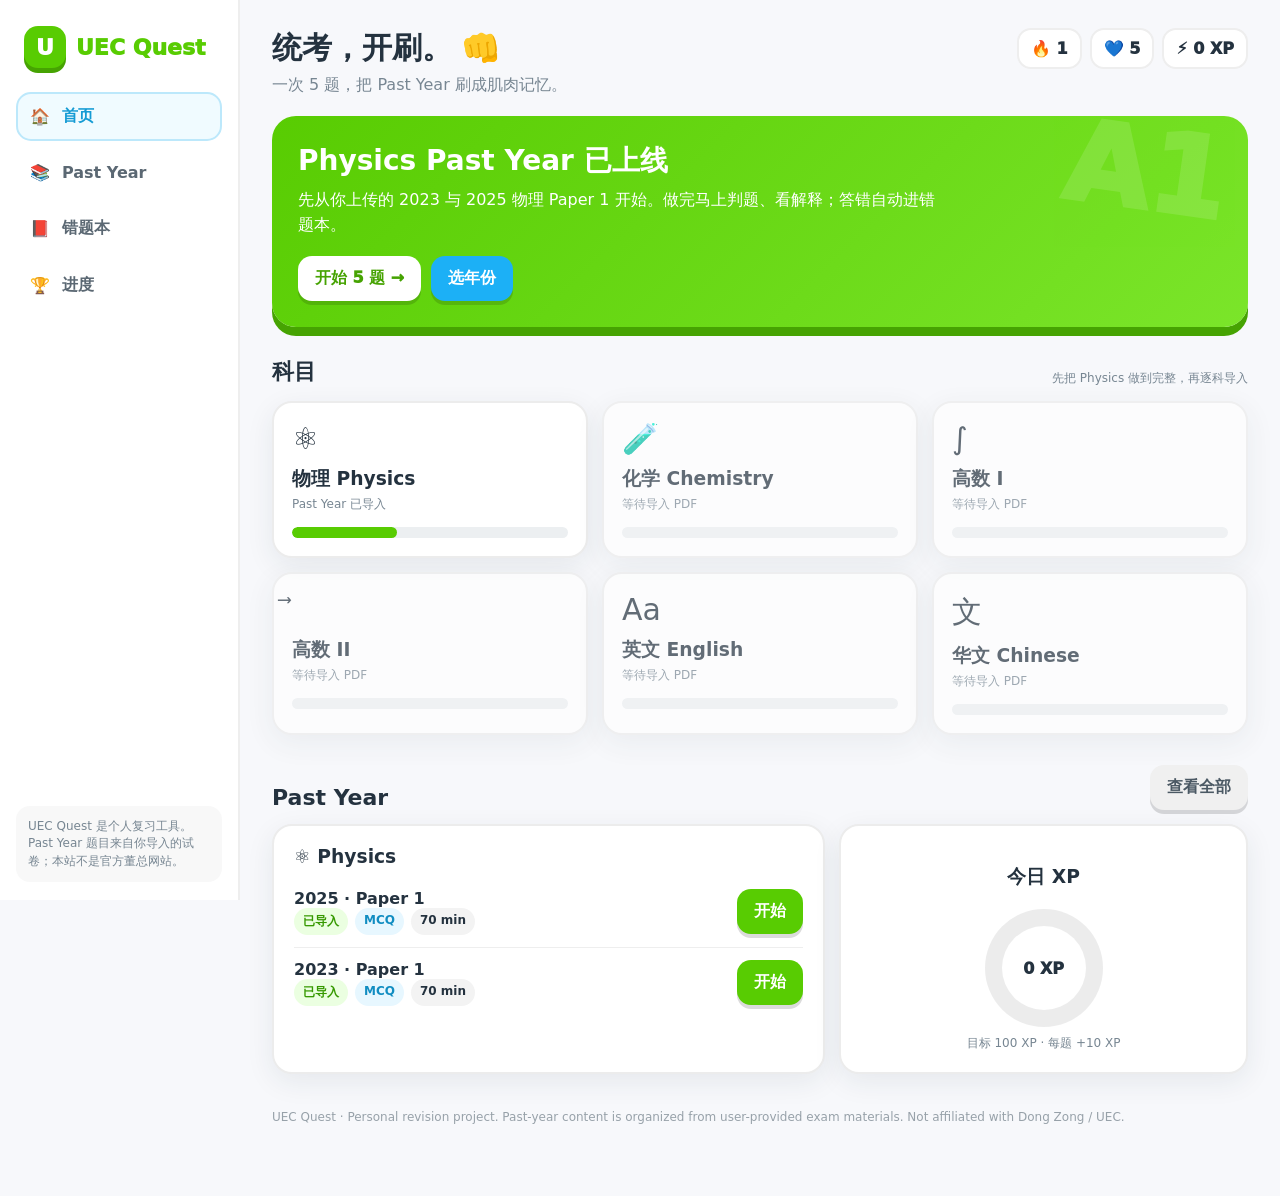
<file: uec-quest-site/index.html>
<!doctype html>
<html lang="zh-Hans">
<head>
  <meta charset="utf-8" />
  <meta name="viewport" content="width=device-width,initial-scale=1,viewport-fit=cover" />
  <meta name="theme-color" content="#58cc02" />
  <title>UEC Quest — 统考刷题闯关</title>
  <meta name="description" content="Duolingo-style UEC revision with Past Year physics questions, XP, streaks, hearts, mistakes and instant explanations." />
  <style>
    :root{
      --green:#58cc02;--green-dark:#46a302;--blue:#1cb0f6;--purple:#ce82ff;--orange:#ff9600;--red:#ff4b4b;
      --ink:#24323f;--muted:#778692;--line:#e5e5e5;--bg:#f7f8fb;--card:#fff;--shadow:0 8px 28px rgba(30,50,70,.08)
    }
    *{box-sizing:border-box} html{scroll-behavior:smooth}
    body{margin:0;font-family:ui-rounded,"SF Pro Rounded","Nunito","Segoe UI",system-ui,-apple-system,sans-serif;color:var(--ink);background:var(--bg)}
    button{font:inherit} button:focus-visible{outline:3px solid rgba(28,176,246,.25);outline-offset:2px}
    .app{min-height:100vh;display:grid;grid-template-columns:240px 1fr}
    aside{background:#fff;border-right:2px solid #eee;padding:22px 16px;position:sticky;top:0;height:100vh;z-index:5}
    .brand{display:flex;align-items:center;gap:10px;font-size:22px;font-weight:1000;color:var(--green);padding:4px 8px 24px}
    .mascot{width:42px;height:42px;border-radius:14px;background:var(--green);color:#fff;display:grid;place-items:center;box-shadow:0 5px 0 var(--green-dark);font-weight:1000}
    nav{display:grid;gap:8px}.nav-btn{display:flex;align-items:center;gap:12px;width:100%;border:2px solid transparent;background:transparent;padding:12px;border-radius:15px;font-weight:900;color:#5b6873;cursor:pointer;text-align:left}.nav-btn:hover,.nav-btn.active{background:#f0fbff;border-color:#bce8fb;color:#149bd4}
    .aside-foot{position:absolute;bottom:18px;left:16px;right:16px;padding:12px;border-radius:14px;background:#f8f8f8;color:var(--muted);font-size:12px;line-height:1.45}
    main{width:min(1120px,100%);margin:0 auto;padding:28px 32px 70px}
    .topbar{display:flex;align-items:flex-start;justify-content:space-between;gap:16px;margin-bottom:20px}.topbar h1{margin:0;font-size:30px}.sub{color:var(--muted);margin-top:6px}.stats{display:flex;gap:8px;flex-wrap:wrap}.stat{background:#fff;border:2px solid #eee;border-radius:14px;padding:9px 12px;font-weight:1000;white-space:nowrap}
    .hero{background:linear-gradient(135deg,#58cc02,#7be52a);border-radius:24px;padding:26px;color:white;position:relative;overflow:hidden;box-shadow:0 9px 0 #46a302}.hero:after{content:"A1";position:absolute;right:22px;top:-8px;font-size:110px;font-weight:1000;opacity:.12;transform:rotate(8deg)}.hero h2{font-size:28px;margin:0 0 8px}.hero p{max-width:640px;line-height:1.55;margin:0}.hero-actions{display:flex;gap:10px;flex-wrap:wrap;margin-top:18px}
    .btn{border:0;border-radius:14px;padding:12px 17px;font-weight:1000;cursor:pointer;box-shadow:0 4px 0 rgba(0,0,0,.14);transition:.12s transform,.12s box-shadow}.btn:active{transform:translateY(3px);box-shadow:0 1px 0 rgba(0,0,0,.14)}.btn.white{background:white;color:var(--green-dark)}.btn.green{background:var(--green);color:white}.btn.blue{background:var(--blue);color:white}.btn.soft{background:#f0f0f0;color:#4b5964}.btn.danger{background:#fff1f1;color:var(--red);box-shadow:none}.btn:disabled{opacity:.45;cursor:not-allowed}
    .section{margin-top:30px}.section-head{display:flex;justify-content:space-between;align-items:end;gap:12px;margin-bottom:14px}.section h2{margin:0;font-size:22px}
    .grid{display:grid;grid-template-columns:repeat(3,minmax(0,1fr));gap:14px}.card{background:white;border:2px solid #ececec;border-radius:20px;box-shadow:var(--shadow)}
    .subject{padding:18px;cursor:pointer;transition:.16s transform,.16s border-color}.subject:hover{transform:translateY(-3px);border-color:#cfeeb9}.subject.locked{opacity:.7}.subject-icon{font-size:30px}.subject h3{margin:10px 0 4px}.tiny{font-size:12px;color:var(--muted)}
    .progress{height:11px;background:#eceff1;border-radius:99px;overflow:hidden}.progress>div{height:100%;background:var(--green);border-radius:99px}
    .past-grid{display:grid;grid-template-columns:1.15fr .85fr;gap:14px}.year-card{padding:20px}.year-card h3{margin:0 0 10px}.year-row{display:flex;gap:10px;align-items:center;justify-content:space-between;padding:12px 0;border-top:1px solid #eee}.year-row:first-of-type{border-top:0}.year-meta{display:flex;gap:7px;flex-wrap:wrap}.chip{font-size:12px;font-weight:900;background:#f3f3f3;border-radius:999px;padding:5px 9px}.chip.live{background:#ebffe1;color:#369900}.chip.blue{background:#e7f7ff;color:#118dc2}
    .goal-card{padding:20px}.ring{width:118px;height:118px;border-radius:50%;background:conic-gradient(var(--green) 0%,#ececec 0);display:grid;place-items:center;margin:8px auto;position:relative}.ring:after{content:"";position:absolute;width:84px;height:84px;border-radius:50%;background:#fff}.ring span{position:relative;z-index:1;font-weight:1000}.goal-card{text-align:center}
    .view{display:none}.view.active{display:block}
    .quiz-shell{max-width:820px;margin:0 auto}.quiz-header{display:flex;gap:12px;align-items:center;margin-bottom:16px}.quiz-header .progress{flex:1}.quiz-card{padding:28px}.source-line{display:flex;align-items:center;justify-content:space-between;gap:12px;flex-wrap:wrap}.question{font-size:24px;line-height:1.5;margin:18px 0}.option-list{display:grid;gap:12px}.option{width:100%;text-align:left;border:2px solid #dedede;border-bottom-width:4px;background:#fff;border-radius:16px;padding:14px 16px;font-weight:850;cursor:pointer;color:var(--ink)}.option:hover{background:#fbfbfb}.option.selected{border-color:var(--blue);background:#eaf8ff;color:#087fae}.option.correct{border-color:var(--green);background:#edffe3;color:#2f8500}.option.wrong{border-color:var(--red);background:#fff0f0;color:#b93030}.feedback{display:none;margin-top:16px;padding:16px;border-radius:15px;line-height:1.55}.feedback.show{display:block}.feedback.good{background:#ecffe3;color:#327d0c}.feedback.bad{background:#fff0f0;color:#a52c2c}.quiz-actions{display:flex;justify-content:space-between;align-items:center;gap:10px;margin-top:18px}.keyboard{font-size:12px;color:var(--muted)}
    .browse-toolbar{display:flex;gap:10px;flex-wrap:wrap;margin:16px 0}.filter{border:2px solid #e5e5e5;border-radius:12px;padding:10px 12px;background:#fff;font-weight:800}.question-list{display:grid;gap:12px}.q-row{padding:16px 18px;display:grid;grid-template-columns:auto 1fr auto;gap:14px;align-items:center}.q-number{width:38px;height:38px;border-radius:12px;background:#f2f2f2;display:grid;place-items:center;font-weight:1000}.q-row h4{margin:0 0 4px}.q-row button{border:0;background:#e7f7ff;color:#118dc2;border-radius:10px;padding:8px 10px;font-weight:900;cursor:pointer}
    .mistake-list{display:grid;gap:12px}.mistake{padding:16px}.mistake b{display:block;margin:8px 0}.empty{padding:28px;text-align:center;color:var(--muted)}
    .toast{position:fixed;bottom:24px;right:24px;background:#26343f;color:#fff;padding:12px 16px;border-radius:14px;opacity:0;transform:translateY(12px);pointer-events:none;transition:.2s;z-index:30}.toast.show{opacity:1;transform:none}
    footer{margin-top:34px;color:#97a1a9;font-size:12px;line-height:1.5}
    @media(max-width:900px){.app{grid-template-columns:1fr}aside{height:auto;position:sticky;padding:10px 12px;border-right:0;border-bottom:2px solid #eee}.brand{display:none}nav{grid-template-columns:repeat(4,1fr)}.nav-btn{justify-content:center;padding:9px 6px;font-size:12px}.nav-btn span.label{display:none}.aside-foot{display:none}main{padding:20px 14px 80px}.grid{grid-template-columns:repeat(2,1fr)}.past-grid{grid-template-columns:1fr}.topbar{flex-direction:column}.question{font-size:21px}}
    @media(max-width:540px){.grid{grid-template-columns:1fr}.hero{padding:22px}.hero h2{font-size:24px}.topbar h1{font-size:26px}.quiz-card{padding:20px}.q-row{grid-template-columns:auto 1fr}.q-row button{grid-column:2}.keyboard{display:none}.nav-btn{font-size:18px}.stats{width:100%;justify-content:space-between}.stat{font-size:13px}}
  </style>
</head>
<body>
<div class="app">
  <aside>
    <div class="brand"><div class="mascot">U</div>UEC Quest</div>
    <nav>
      <button class="nav-btn active" data-view="home">🏠 <span class="label">首页</span></button>
      <button class="nav-btn" data-view="past">📚 <span class="label">Past Year</span></button>
      <button class="nav-btn" data-view="mistakes">📕 <span class="label">错题本</span></button>
      <button class="nav-btn" data-view="statsView">🏆 <span class="label">进度</span></button>
    </nav>
    <div class="aside-foot">UEC Quest 是个人复习工具。Past Year 题目来自你导入的试卷；本站不是官方董总网站。</div>
  </aside>

  <main>
    <section id="home" class="view active">
      <div class="topbar">
        <div><h1>统考，开刷。 👊</h1><div class="sub">一次 5 题，把 Past Year 刷成肌肉记忆。</div></div>
        <div class="stats"><div class="stat">🔥 <span id="streak">1</span></div><div class="stat">💙 <span id="hearts">5</span></div><div class="stat">⚡ <span id="xp">0</span> XP</div></div>
      </div>

      <div class="hero">
        <h2>Physics Past Year 已上线</h2>
        <p>先从你上传的 2023 与 2025 物理 Paper 1 开始。做完马上判题、看解释；答错自动进错题本。</p>
        <div class="hero-actions"><button class="btn white" onclick="startQuickPractice()">开始 5 题 →</button><button class="btn blue" onclick="switchView('past')">选年份</button></div>
      </div>

      <div class="section"><div class="section-head"><h2>科目</h2><span class="tiny">先把 Physics 做到完整，再逐科导入</span></div><div class="grid" id="subjects"></div></div>

      <div class="section"><div class="section-head"><h2>Past Year</h2><button class="btn soft" onclick="switchView('past')">查看全部</button></div>
        <div class="past-grid">
          <div class="card year-card">
            <h3>⚛️ Physics</h3>
            <div class="year-row"><div><b>2025 · Paper 1</b><div class="year-meta"><span class="chip live">已导入</span><span class="chip blue">MCQ</span><span class="chip">70 min</span></div></div><button class="btn green" onclick="startPaper(2025)">开始</button></div>
            <div class="year-row"><div><b>2023 · Paper 1</b><div class="year-meta"><span class="chip live">已导入</span><span class="chip blue">MCQ</span><span class="chip">70 min</span></div></div><button class="btn green" onclick="startPaper(2023)">开始</button></div>
          </div>
          <div class="card goal-card"><h3>今日 XP</h3><div class="ring" id="ring"><span id="ringXp">0 XP</span></div><div class="tiny">目标 100 XP · 每题 +10 XP</div></div>
        </div>
      </div>
    </section>

    <section id="past" class="view">
      <div class="topbar"><div><h1>Past Year 题库</h1><div class="sub">Physics · 目前已导入 2023 / 2025 Paper 1 精选题</div></div><button class="btn soft" onclick="switchView('home')">← 首页</button></div>
      <div class="card" style="padding:20px">
        <div class="browse-toolbar"><select class="filter" id="yearFilter" onchange="renderQuestionBrowser()"><option value="all">全部年份</option><option value="2025">2025</option><option value="2023">2023</option></select><select class="filter" id="topicFilter" onchange="renderQuestionBrowser()"><option value="all">全部主题</option></select><button class="btn green" onclick="startQuickPractice()">随机 5 题</button></div>
        <div id="questionBrowser" class="question-list"></div>
      </div>
    </section>

    <section id="quiz" class="view">
      <div class="quiz-shell">
        <div class="quiz-header"><button class="btn soft" onclick="exitQuiz()">✕</button><div class="progress"><div id="quizProgress" style="width:0%"></div></div><b>💙 <span id="quizHearts">5</span></b></div>
        <div class="card quiz-card">
          <div class="source-line"><span class="chip blue" id="sourceChip">2025 · Q1</span><span class="tiny" id="qCount">1 / 5</span></div>
          <div class="question" id="questionText"></div>
          <div class="option-list" id="options"></div>
          <div class="feedback" id="feedback"><b id="feedbackTitle"></b><div id="explanation" style="margin-top:6px"></div></div>
          <div class="quiz-actions"><span class="keyboard">按 1–4 选答案 · Enter 检查 / 下一题</span><div><button id="checkBtn" class="btn green" disabled onclick="checkAnswer()">检查</button><button id="nextBtn" class="btn blue" style="display:none" onclick="nextQuestion()">下一题</button></div></div>
        </div>
      </div>
    </section>

    <section id="mistakes" class="view">
      <div class="topbar"><div><h1>错题本</h1><div class="sub">答错的题自动收进来，直到你真的会。</div></div><button class="btn danger" onclick="clearMistakes()">清空</button></div>
      <div id="mistakeList" class="mistake-list"></div>
    </section>

    <section id="statsView" class="view">
      <div class="topbar"><div><h1>学习进度</h1><div class="sub">数据保存在你的浏览器里。</div></div></div>
      <div class="grid">
        <div class="card" style="padding:22px"><div class="tiny">总 XP</div><div style="font-size:42px;font-weight:1000" id="bigXp">0</div></div>
        <div class="card" style="padding:22px"><div class="tiny">累计答题</div><div style="font-size:42px;font-weight:1000" id="answeredCount">0</div></div>
        <div class="card" style="padding:22px"><div class="tiny">正确率</div><div style="font-size:42px;font-weight:1000" id="accuracy">—</div></div>
      </div>
    </section>

    <footer>UEC Quest · Personal revision project. Past-year content is organized from user-provided exam materials. Not affiliated with Dong Zong / UEC.</footer>
  </main>
</div>
<div class="toast" id="toast"></div>
<script src="app.js"></script>
</body>
</html>
</file>
